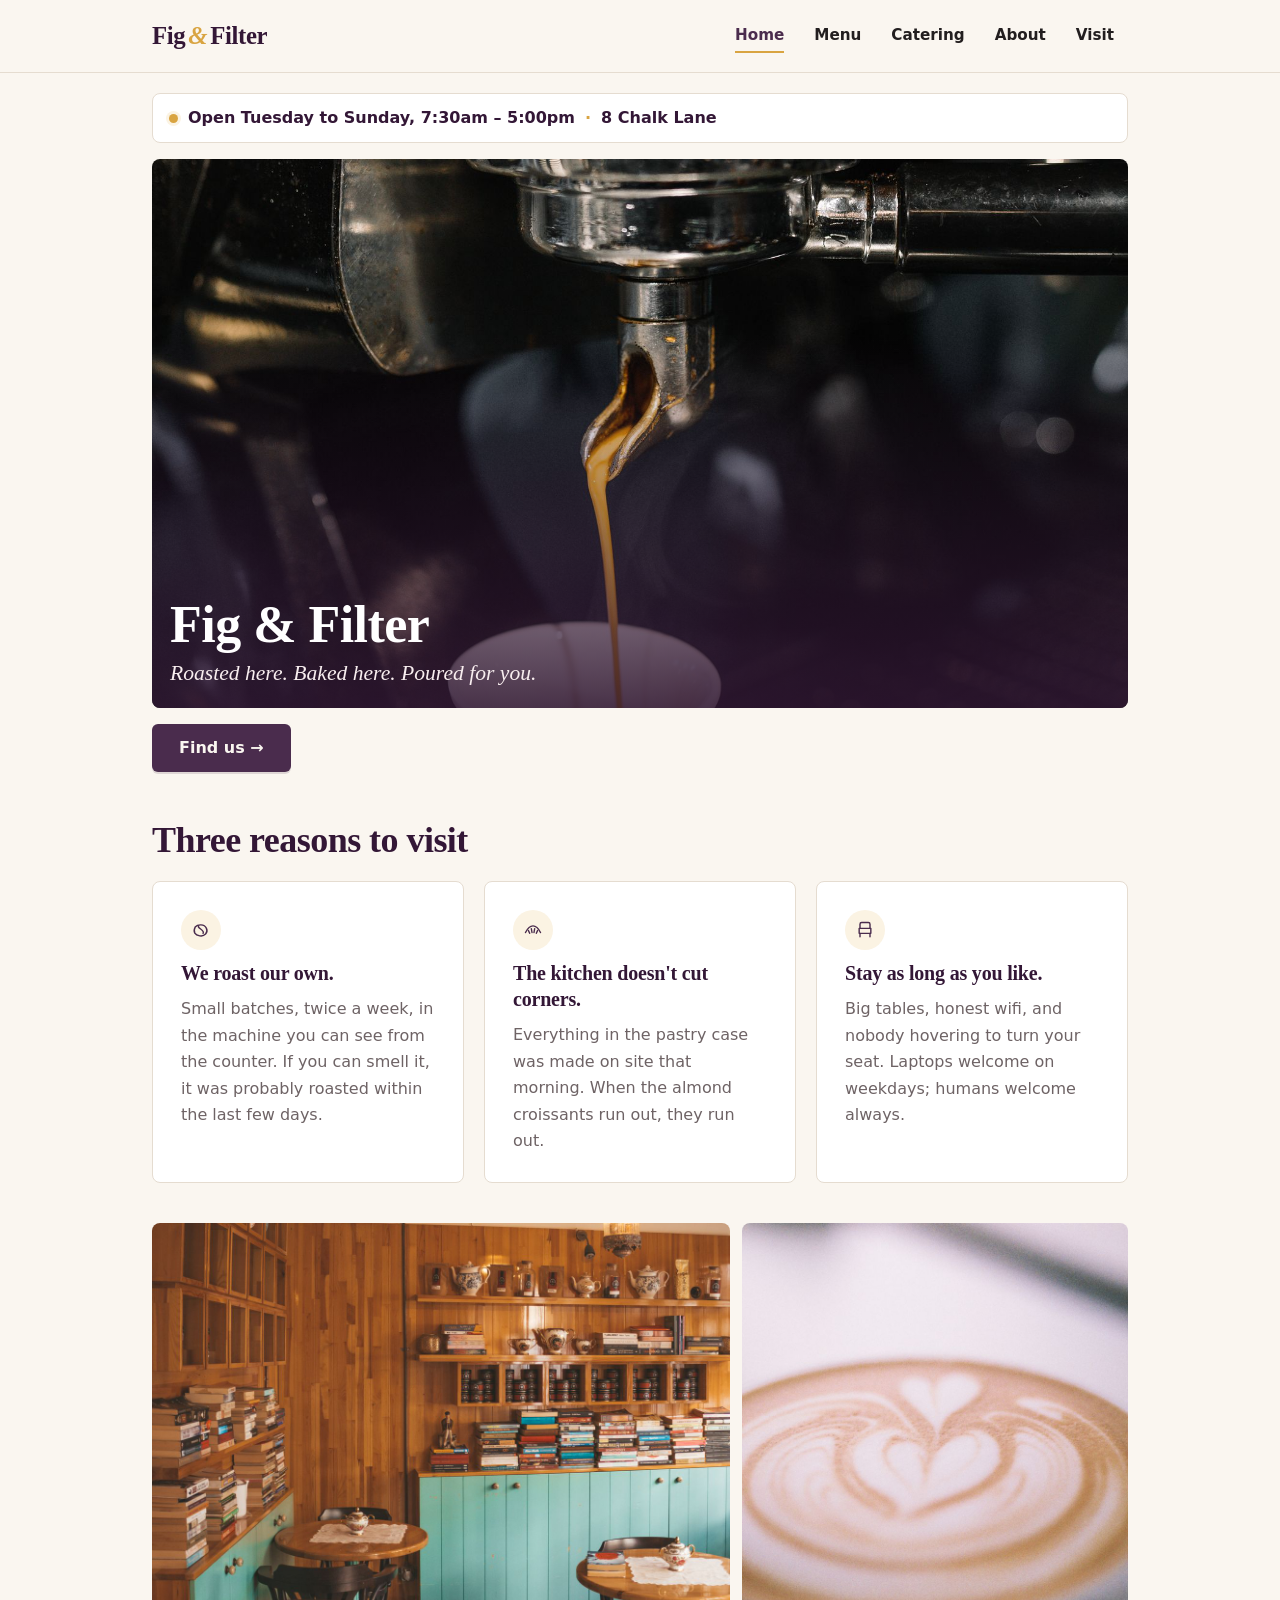
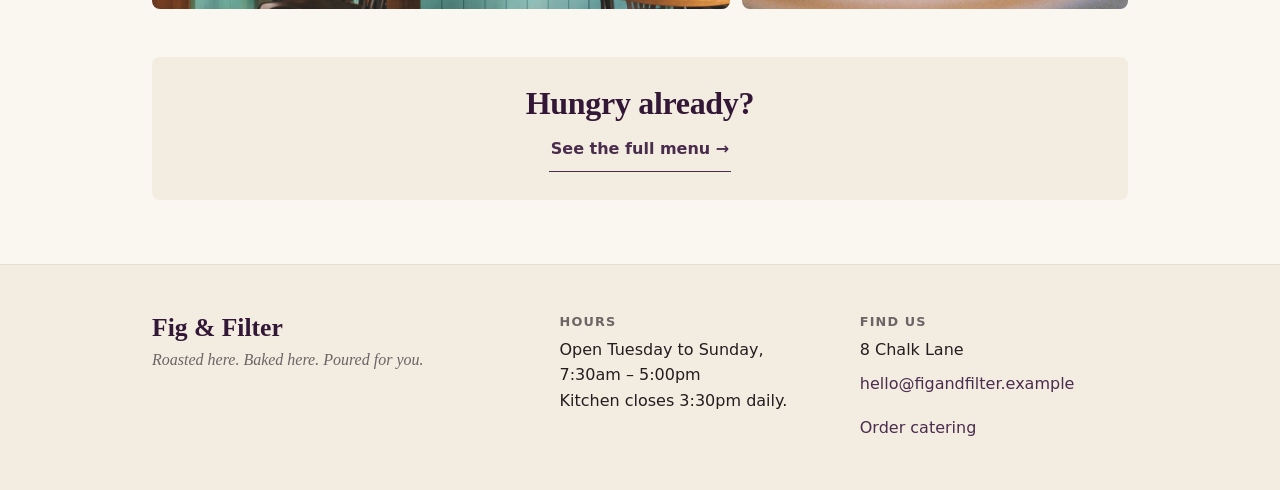
<file: index.html>
<!DOCTYPE html>
<html lang="en">
<head>
  <meta charset="utf-8">
  <meta name="viewport" content="width=device-width, initial-scale=1">
  <title>Fig &amp; Filter — Home</title>
  <meta name="description" content="Roasted here. Baked here. Poured for you.">
  <link rel="stylesheet" href="styles.css">
  <script src="nav.js" defer></script>
</head>
<body>
  <header class="site-header">
    <div class="container header-inner">
      <a class="brand" href="index.html">Fig <span class="amp">&amp;</span> Filter</a>
      <button class="nav-toggle" type="button" aria-expanded="false" aria-controls="site-nav" aria-label="Toggle navigation">
        <span class="nav-toggle__bar"></span>
        <span class="nav-toggle__bar"></span>
        <span class="nav-toggle__bar"></span>
      </button>
      <nav class="site-nav" id="site-nav" aria-label="Main navigation">
        <ul>
          <li><a href="index.html" aria-current="page">Home</a></li>
          <li><a href="menu.html">Menu</a></li>
          <li><a href="catering.html">Catering</a></li>
          <li><a href="about.html">About</a></li>
          <li><a href="visit.html">Visit</a></li>
        </ul>
      </nav>
    </div>
  </header>

  <main id="main">
    <div class="container">
      <section class="essentials" aria-label="Opening hours and address">
        <span class="status-dot" aria-hidden="true"></span>
        <span>Open Tuesday to Sunday, 7:30am – 5:00pm</span>
        <span class="dot" aria-hidden="true">·</span>
        <span>8 Chalk Lane</span>
      </section>

      <section class="hero" aria-labelledby="hero-title">
        <figure class="hero-media">
          <img src="images/hero-espresso-pour.jpg" alt="Espresso pouring from the portafilter into a white cup at the Fig &amp; Filter counter" width="1600" height="900" fetchpriority="high">
          <figcaption class="hero-copy">
            <h1 id="hero-title">Fig &amp; Filter</h1>
            <p>Roasted here. Baked here. Poured for you.</p>
          </figcaption>
        </figure>
        <div class="hero-actions">
          <a class="button button--primary" href="visit.html">Find us →</a>
        </div>
      </section>

      <section class="section" aria-labelledby="reasons-title">
        <h2 class="section-title" id="reasons-title">Three reasons to visit</h2>
        <div class="reason-grid">
          <article class="reason-card">
            <span class="reason-icon" aria-hidden="true">
              <svg width="20" height="20" viewBox="0 0 24 24" fill="none" stroke="currentColor" stroke-width="1.7" stroke-linecap="round">
                <path d="M5 8.5c3-3.5 11-4 13.5 1.5S16 20 10.5 19 2 14.5 5 8.5Z"/>
                <path d="M9 7c-2 3 8 5 5.5 9"/>
              </svg>
            </span>
            <h3>We roast our own.</h3>
            <p>Small batches, twice a week, in the machine you can see from the counter. If you can smell it, it was probably roasted within the last few days.</p>
          </article>

          <article class="reason-card">
            <span class="reason-icon" aria-hidden="true">
              <svg width="20" height="20" viewBox="0 0 24 24" fill="none" stroke="currentColor" stroke-width="1.7" stroke-linecap="round" stroke-linejoin="round">
                <path d="M3 15c2.5-5 6.5-8 9-8s6.5 3 9 8"/>
                <path d="M6.5 12.5 8 16"/>
                <path d="M10 10.5 10.8 15"/>
                <path d="M14 10.5 13.2 15"/>
                <path d="M17.5 12.5 16 16"/>
              </svg>
            </span>
            <h3>The kitchen doesn't cut corners.</h3>
            <p>Everything in the pastry case was made on site that morning. When the almond croissants run out, they run out.</p>
          </article>

          <article class="reason-card">
            <span class="reason-icon" aria-hidden="true">
              <svg width="20" height="20" viewBox="0 0 24 24" fill="none" stroke="currentColor" stroke-width="1.7" stroke-linecap="round" stroke-linejoin="round">
                <path d="M6 10V5a2 2 0 0 1 2-2h8a2 2 0 0 1 2 2v5"/>
                <path d="M5 10h14v6H5z"/>
                <path d="M6 16v4"/>
                <path d="M18 16v4"/>
              </svg>
            </span>
            <h3>Stay as long as you like.</h3>
            <p>Big tables, honest wifi, and nobody hovering to turn your seat. Laptops welcome on weekdays; humans welcome always.</p>
          </article>
        </div>
      </section>

      <div class="photo-strip">
        <figure>
          <img src="images/interior-seating.jpg" alt="Wooden tables inside the café, surrounded by shelves of books and tea tins" width="1200" height="800">
        </figure>
        <figure>
          <img src="images/latte-art.jpg" alt="Close-up of heart-shaped latte art in a Fig &amp; Filter cup" width="800" height="800">
        </figure>
      </div>

      <section class="teaser" aria-labelledby="teaser-title">
        <h2 id="teaser-title">Hungry already?</h2>
        <a class="text-link" href="menu.html">See the full menu →</a>
      </section>
    </div>
  </main>

  <footer class="site-footer">
    <div class="container">
      <div class="footer-grid">
        <div class="footer-brand">
          <p class="footer-logo">Fig <span class="amp">&amp;</span> Filter</p>
          <p class="footer-tagline">Roasted here. Baked here. Poured for you.</p>
        </div>
        <div class="footer-col">
          <h2>Hours</h2>
          <p>Open Tuesday to Sunday, 7:30am – 5:00pm</p>
          <p>Kitchen closes 3:30pm daily.</p>
        </div>
        <div class="footer-col">
          <h2>Find us</h2>
          <p>8 Chalk Lane</p>
          <ul class="footer-links">
            <li><a href="mailto:hello@figandfilter.example">hello@figandfilter.example</a></li>
            <li><a href="catering.html">Order catering</a></li>
          </ul>
        </div>
      </div>
    </div>
  </footer>
</body>
</html>
</file>
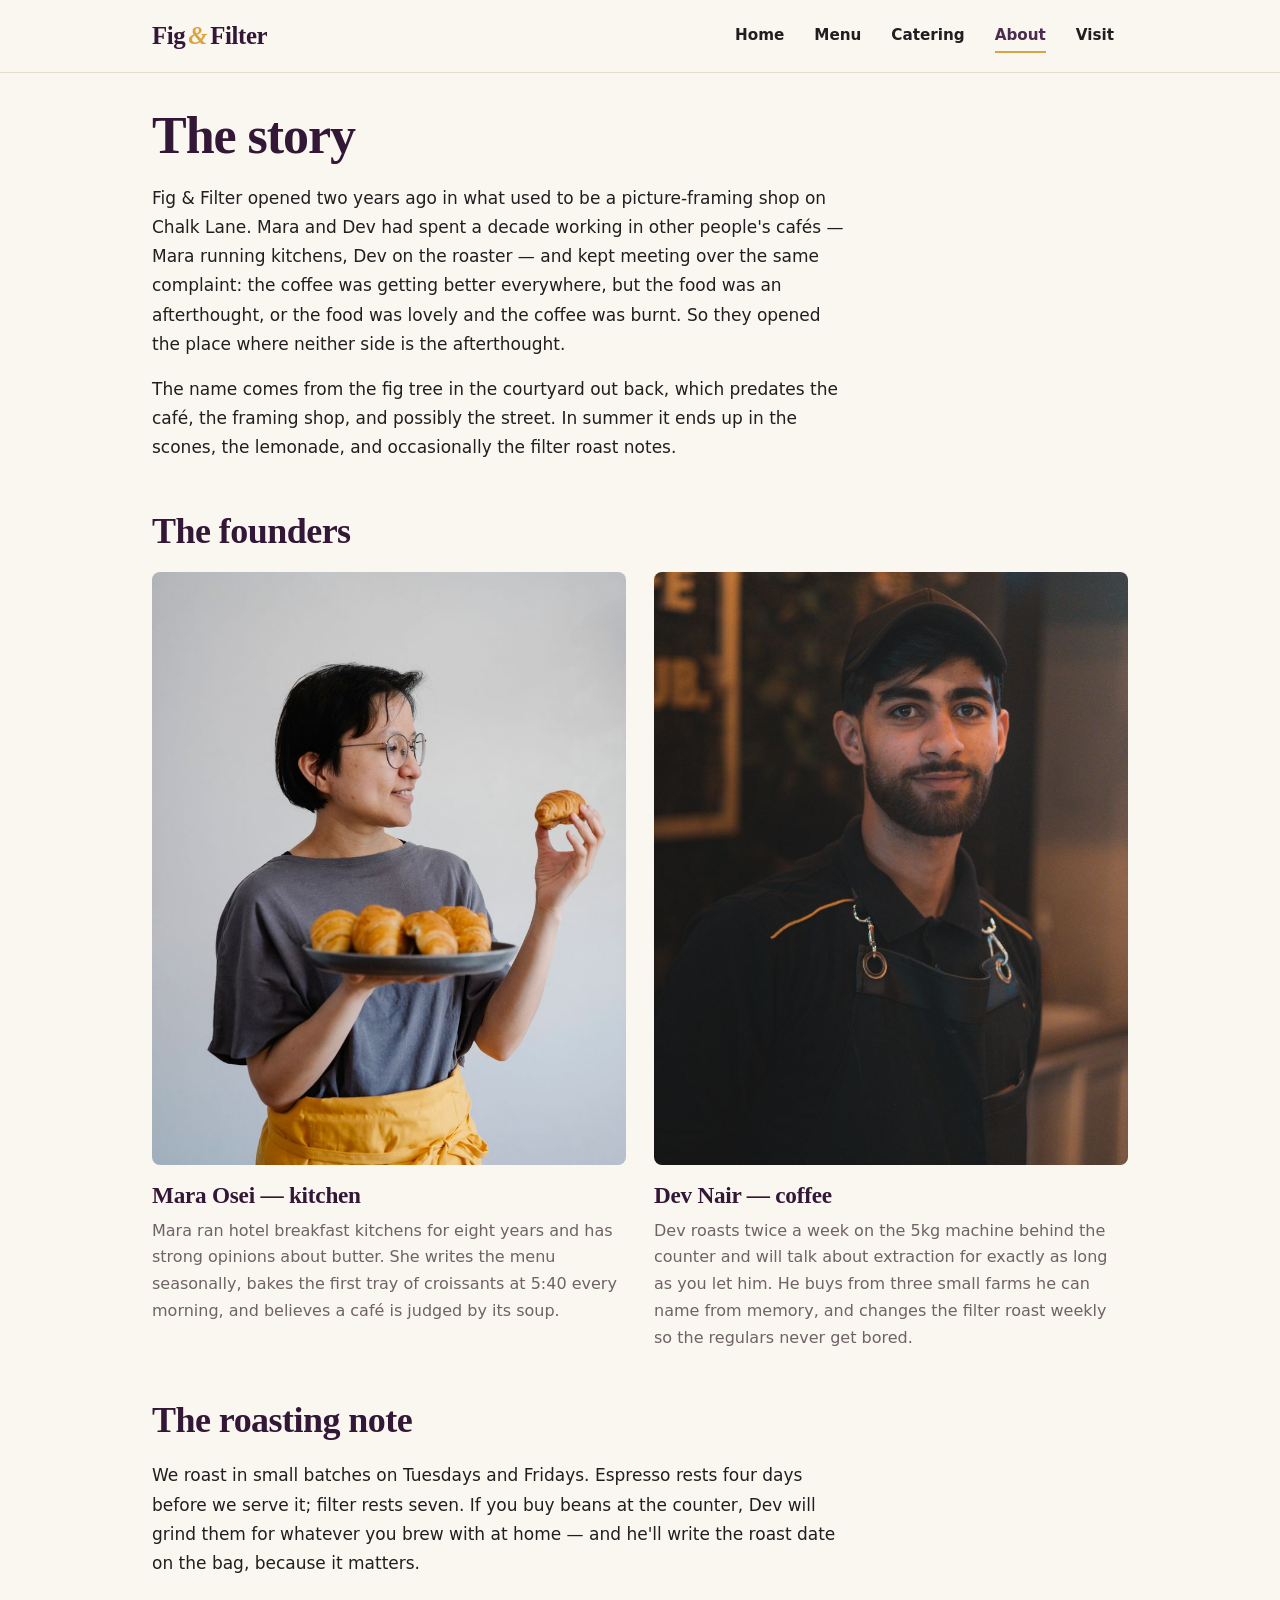
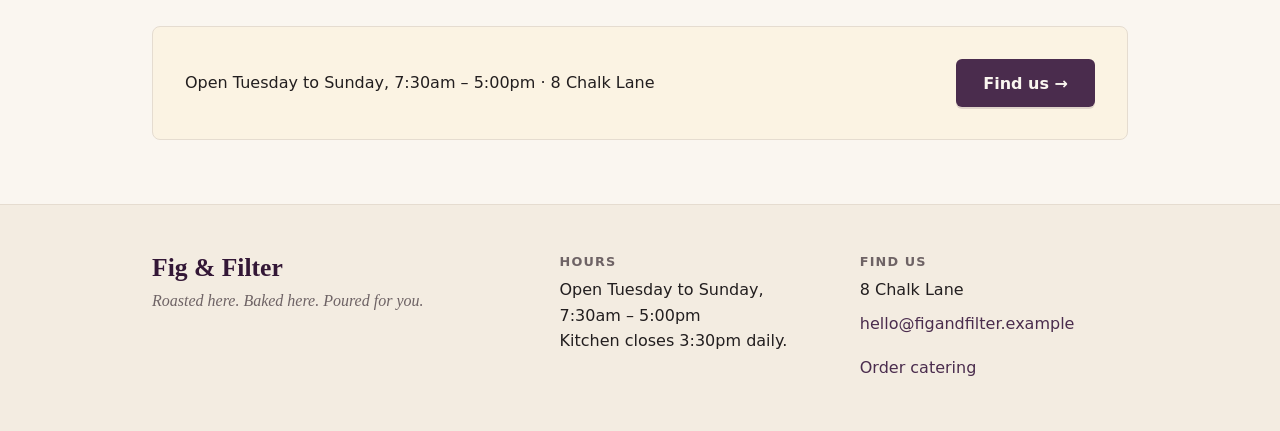
<file: about.html>
<!DOCTYPE html>
<html lang="en">
<head>
  <meta charset="utf-8">
  <meta name="viewport" content="width=device-width, initial-scale=1">
  <title>Fig &amp; Filter — About</title>
  <meta name="description" content="Fig &amp; Filter opened two years ago in what used to be a picture-framing shop on Chalk Lane.">
  <link rel="stylesheet" href="styles.css">
  <script src="nav.js" defer></script>
</head>
<body>
  <header class="site-header">
    <div class="container header-inner">
      <a class="brand" href="index.html">Fig <span class="amp">&amp;</span> Filter</a>
      <button class="nav-toggle" type="button" aria-expanded="false" aria-controls="site-nav" aria-label="Toggle navigation">
        <span class="nav-toggle__bar"></span>
        <span class="nav-toggle__bar"></span>
        <span class="nav-toggle__bar"></span>
      </button>
      <nav class="site-nav" id="site-nav" aria-label="Main navigation">
        <ul>
          <li><a href="index.html">Home</a></li>
          <li><a href="menu.html">Menu</a></li>
          <li><a href="catering.html">Catering</a></li>
          <li><a href="about.html" aria-current="page">About</a></li>
          <li><a href="visit.html">Visit</a></li>
        </ul>
      </nav>
    </div>
  </header>

  <main id="main">
    <div class="container">
      <header class="page-head">
        <h1>The story</h1>
        <div class="prose">
          <p>Fig &amp; Filter opened two years ago in what used to be a picture-framing shop on Chalk Lane. Mara and Dev had spent a decade working in other people's cafés — Mara running kitchens, Dev on the roaster — and kept meeting over the same complaint: the coffee was getting better everywhere, but the food was an afterthought, or the food was lovely and the coffee was burnt. So they opened the place where neither side is the afterthought.</p>
          <p>The name comes from the fig tree in the courtyard out back, which predates the café, the framing shop, and possibly the street. In summer it ends up in the scones, the lemonade, and occasionally the filter roast notes.</p>
        </div>
      </header>

      <section class="section" aria-labelledby="founders-title">
        <h2 class="section-title" id="founders-title">The founders</h2>
        <div class="founder-grid">
          <article class="founder">
            <figure>
              <img src="images/founder-mara.jpg" alt="Mara Osei holding a plate of freshly baked croissants" width="800" height="1000">
            </figure>
            <h3>Mara Osei — kitchen</h3>
            <p>Mara ran hotel breakfast kitchens for eight years and has strong opinions about butter. She writes the menu seasonally, bakes the first tray of croissants at 5:40 every morning, and believes a café is judged by its soup.</p>
          </article>

          <article class="founder">
            <figure>
              <img src="images/founder-dev.jpg" alt="Dev Nair in his cap and apron behind the counter" width="800" height="1000">
            </figure>
            <h3>Dev Nair — coffee</h3>
            <p>Dev roasts twice a week on the 5kg machine behind the counter and will talk about extraction for exactly as long as you let him. He buys from three small farms he can name from memory, and changes the filter roast weekly so the regulars never get bored.</p>
          </article>
        </div>
      </section>

      <section class="section" aria-labelledby="roasting-title">
        <h2 class="section-title" id="roasting-title">The roasting note</h2>
        <div class="prose">
          <p>We roast in small batches on Tuesdays and Fridays. Espresso rests four days before we serve it; filter rests seven. If you buy beans at the counter, Dev will grind them for whatever you brew with at home — and he'll write the roast date on the bag, because it matters.</p>
        </div>
      </section>

      <section class="cta-panel" aria-label="Visit Fig &amp; Filter">
        <p>Open Tuesday to Sunday, 7:30am – 5:00pm · 8 Chalk Lane</p>
        <a class="button button--primary" href="visit.html">Find us →</a>
      </section>
    </div>
  </main>

  <footer class="site-footer">
    <div class="container">
      <div class="footer-grid">
        <div class="footer-brand">
          <p class="footer-logo">Fig <span class="amp">&amp;</span> Filter</p>
          <p class="footer-tagline">Roasted here. Baked here. Poured for you.</p>
        </div>
        <div class="footer-col">
          <h2>Hours</h2>
          <p>Open Tuesday to Sunday, 7:30am – 5:00pm</p>
          <p>Kitchen closes 3:30pm daily.</p>
        </div>
        <div class="footer-col">
          <h2>Find us</h2>
          <p>8 Chalk Lane</p>
          <ul class="footer-links">
            <li><a href="mailto:hello@figandfilter.example">hello@figandfilter.example</a></li>
            <li><a href="catering.html">Order catering</a></li>
          </ul>
        </div>
      </div>
    </div>
  </footer>
</body>
</html>
</file>
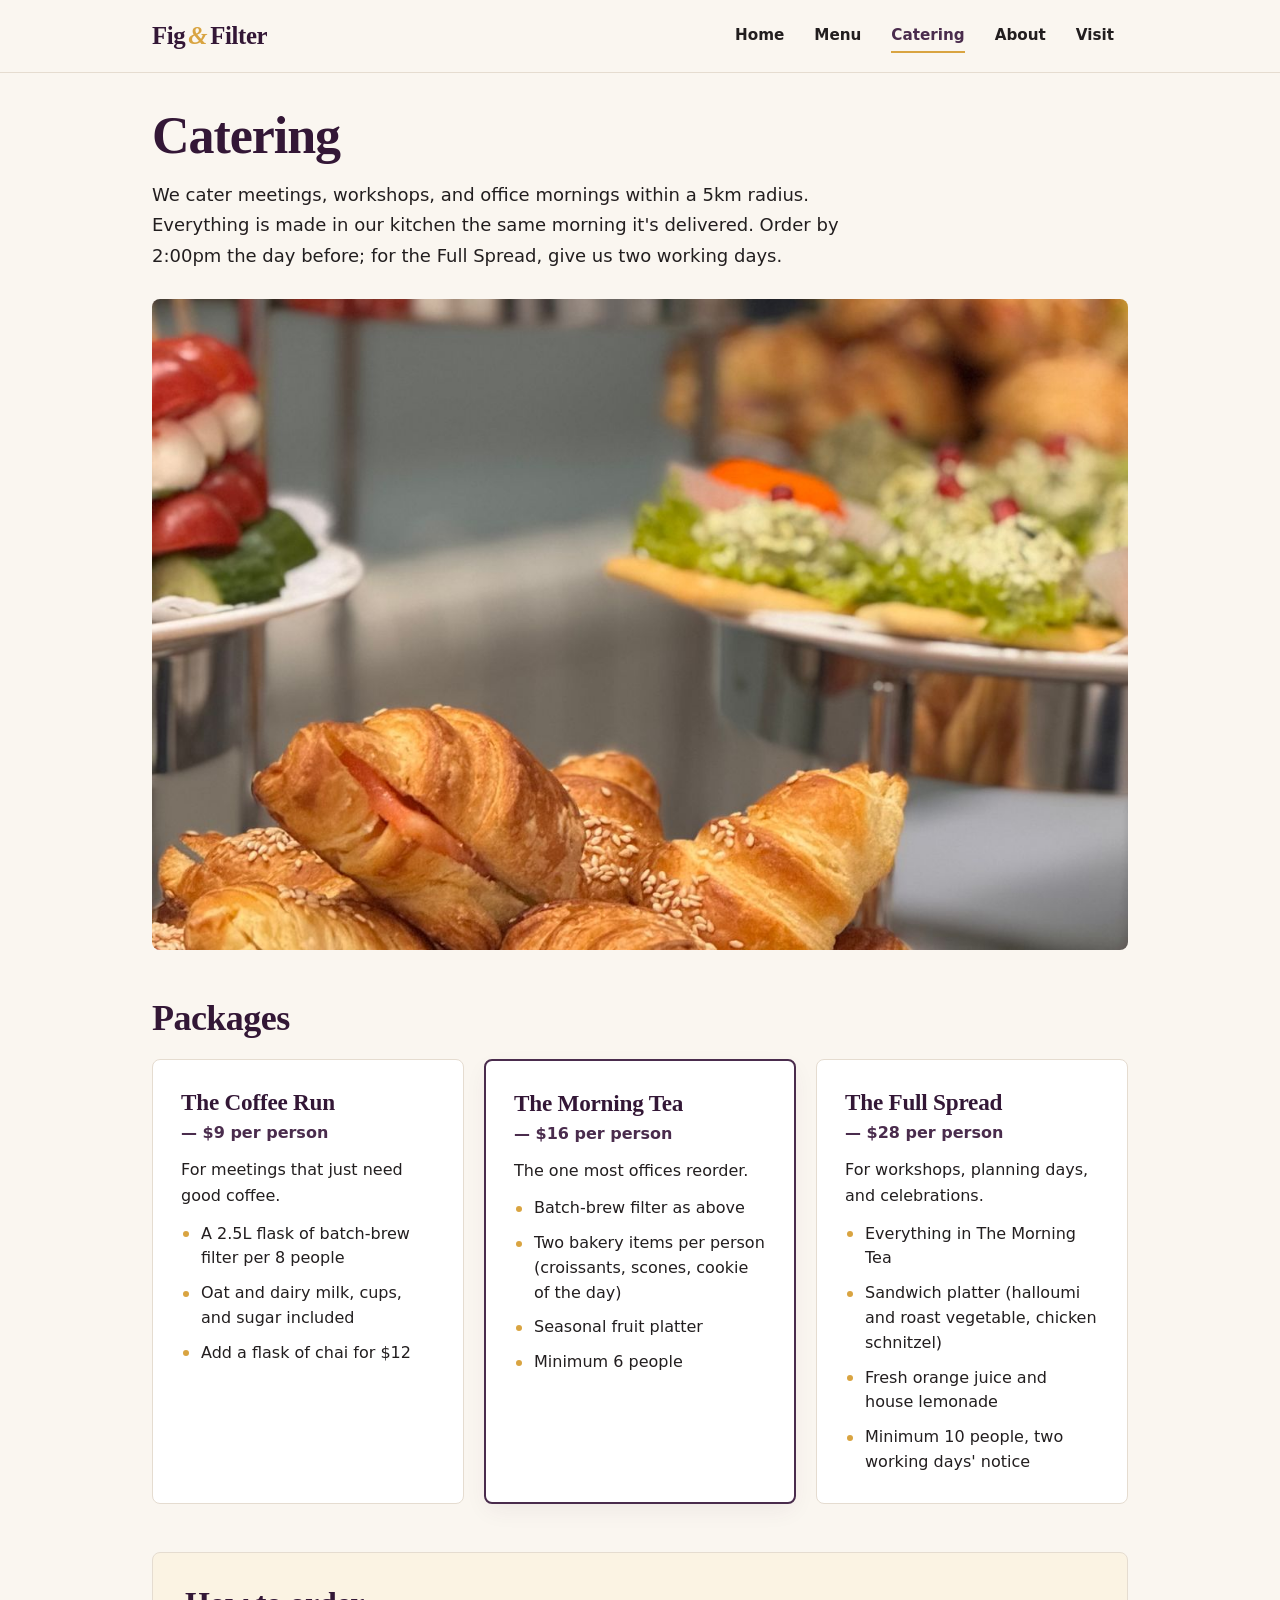
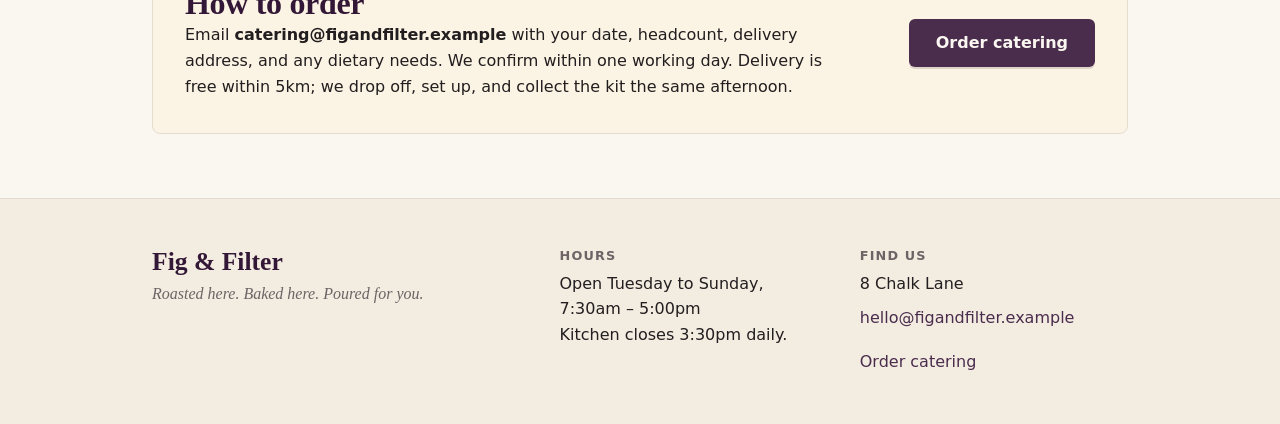
<file: catering.html>
<!DOCTYPE html>
<html lang="en">
<head>
  <meta charset="utf-8">
  <meta name="viewport" content="width=device-width, initial-scale=1">
  <title>Fig &amp; Filter — Catering</title>
  <meta name="description" content="We cater meetings, workshops, and office mornings within a 5km radius.">
  <link rel="stylesheet" href="styles.css">
  <script src="nav.js" defer></script>
</head>
<body>
  <header class="site-header">
    <div class="container header-inner">
      <a class="brand" href="index.html">Fig <span class="amp">&amp;</span> Filter</a>
      <button class="nav-toggle" type="button" aria-expanded="false" aria-controls="site-nav" aria-label="Toggle navigation">
        <span class="nav-toggle__bar"></span>
        <span class="nav-toggle__bar"></span>
        <span class="nav-toggle__bar"></span>
      </button>
      <nav class="site-nav" id="site-nav" aria-label="Main navigation">
        <ul>
          <li><a href="index.html">Home</a></li>
          <li><a href="menu.html">Menu</a></li>
          <li><a href="catering.html" aria-current="page">Catering</a></li>
          <li><a href="about.html">About</a></li>
          <li><a href="visit.html">Visit</a></li>
        </ul>
      </nav>
    </div>
  </header>

  <main id="main">
    <div class="container">
      <header class="page-head">
        <h1>Catering</h1>
        <p class="lede">We cater meetings, workshops, and office mornings within a 5km radius. Everything is made in our kitchen the same morning it's delivered. Order by 2:00pm the day before; for the Full Spread, give us two working days.</p>
      </header>

      <figure class="page-media">
        <img src="images/catering-spread.jpg" alt="A catering spread of filled croissants and canapés on serving stands" width="1200" height="800" fetchpriority="high">
      </figure>

      <section class="section" aria-labelledby="packages-title">
        <h2 class="section-title" id="packages-title">Packages</h2>
        <div class="package-grid">
          <article class="package">
            <h3>The Coffee Run <span class="package-price">— $9 per person</span></h3>
            <p>For meetings that just need good coffee.</p>
            <ul>
              <li>A 2.5L flask of batch-brew filter per 8 people</li>
              <li>Oat and dairy milk, cups, and sugar included</li>
              <li>Add a flask of chai for $12</li>
            </ul>
          </article>

          <article class="package package--featured">
            <h3>The Morning Tea <span class="package-price">— $16 per person</span></h3>
            <p>The one most offices reorder.</p>
            <ul>
              <li>Batch-brew filter as above</li>
              <li>Two bakery items per person (croissants, scones, cookie of the day)</li>
              <li>Seasonal fruit platter</li>
              <li>Minimum 6 people</li>
            </ul>
          </article>

          <article class="package">
            <h3>The Full Spread <span class="package-price">— $28 per person</span></h3>
            <p>For workshops, planning days, and celebrations.</p>
            <ul>
              <li>Everything in The Morning Tea</li>
              <li>Sandwich platter (halloumi and roast vegetable, chicken schnitzel)</li>
              <li>Fresh orange juice and house lemonade</li>
              <li>Minimum 10 people, two working days' notice</li>
            </ul>
          </article>
        </div>
      </section>

      <section class="cta-panel" aria-labelledby="order-title">
        <div>
          <h2 id="order-title">How to order</h2>
          <p>Email <strong>catering@figandfilter.example</strong> with your date, headcount, delivery address, and any dietary needs. We confirm within one working day. Delivery is free within 5km; we drop off, set up, and collect the kit the same afternoon.</p>
        </div>
        <a class="button button--primary" href="mailto:catering@figandfilter.example">Order catering</a>
      </section>
    </div>
  </main>

  <footer class="site-footer">
    <div class="container">
      <div class="footer-grid">
        <div class="footer-brand">
          <p class="footer-logo">Fig <span class="amp">&amp;</span> Filter</p>
          <p class="footer-tagline">Roasted here. Baked here. Poured for you.</p>
        </div>
        <div class="footer-col">
          <h2>Hours</h2>
          <p>Open Tuesday to Sunday, 7:30am – 5:00pm</p>
          <p>Kitchen closes 3:30pm daily.</p>
        </div>
        <div class="footer-col">
          <h2>Find us</h2>
          <p>8 Chalk Lane</p>
          <ul class="footer-links">
            <li><a href="mailto:hello@figandfilter.example">hello@figandfilter.example</a></li>
            <li><a href="catering.html">Order catering</a></li>
          </ul>
        </div>
      </div>
    </div>
  </footer>
</body>
</html>
</file>
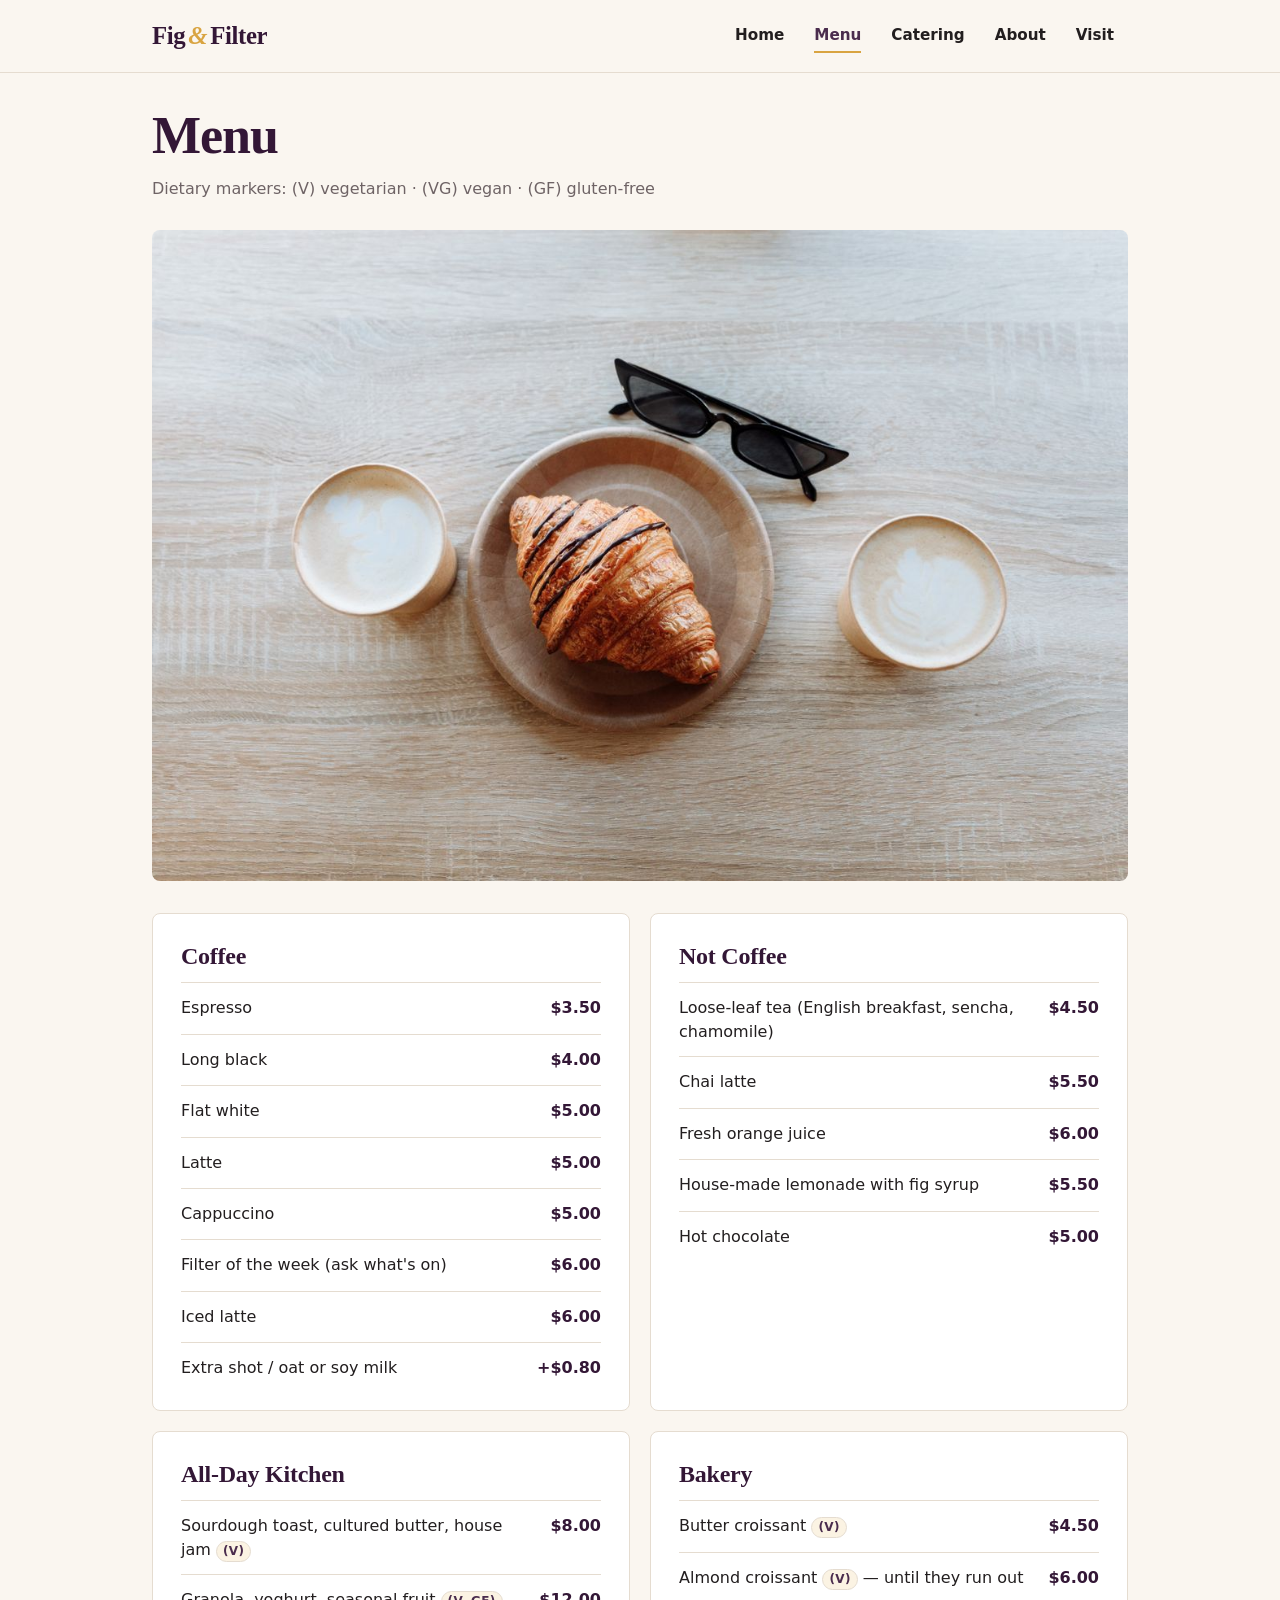
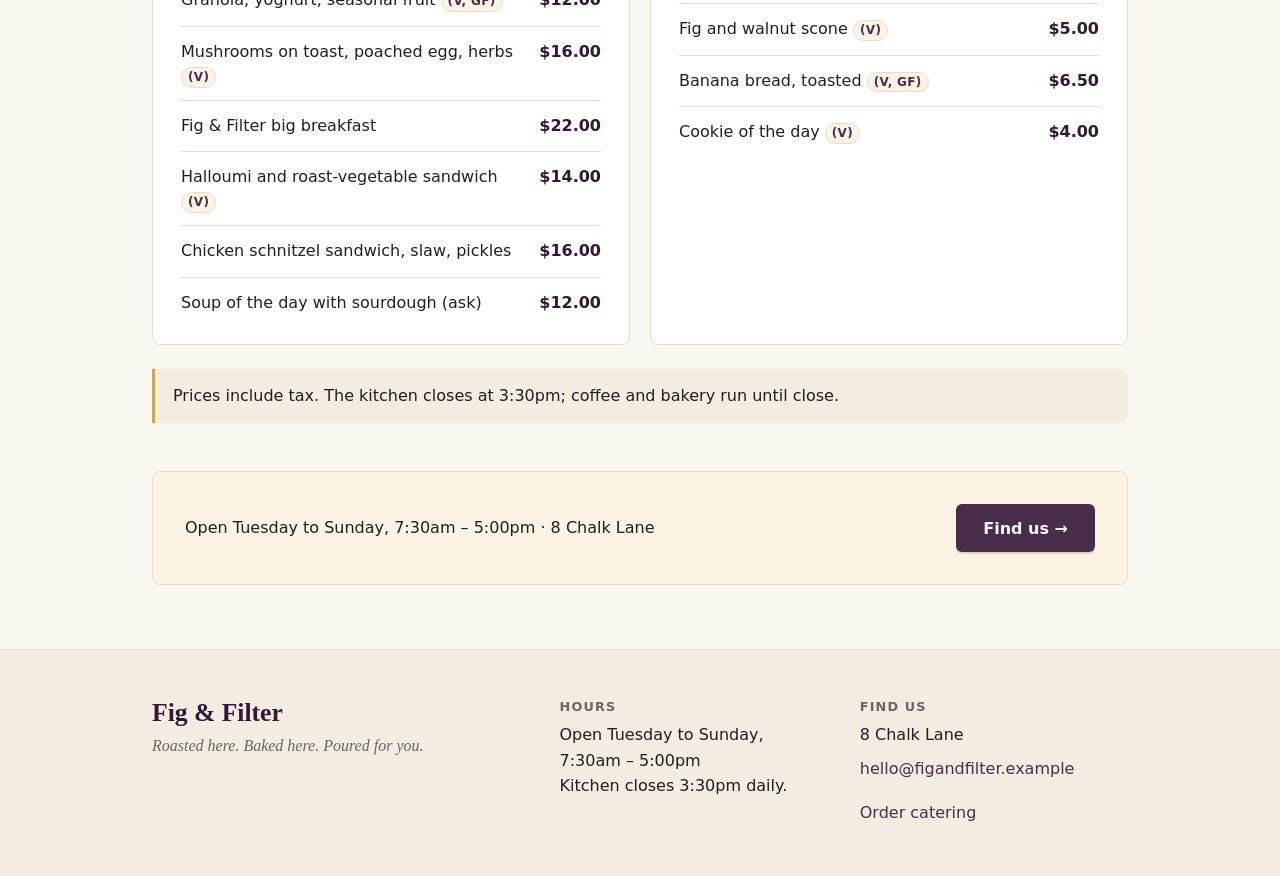
<file: menu.html>
<!DOCTYPE html>
<html lang="en">
<head>
  <meta charset="utf-8">
  <meta name="viewport" content="width=device-width, initial-scale=1">
  <title>Fig &amp; Filter — Menu</title>
  <meta name="description" content="Open Tuesday to Sunday, 7:30am – 5:00pm. 8 Chalk Lane.">
  <link rel="stylesheet" href="styles.css">
  <script src="nav.js" defer></script>
</head>
<body>
  <header class="site-header">
    <div class="container header-inner">
      <a class="brand" href="index.html">Fig <span class="amp">&amp;</span> Filter</a>
      <button class="nav-toggle" type="button" aria-expanded="false" aria-controls="site-nav" aria-label="Toggle navigation">
        <span class="nav-toggle__bar"></span>
        <span class="nav-toggle__bar"></span>
        <span class="nav-toggle__bar"></span>
      </button>
      <nav class="site-nav" id="site-nav" aria-label="Main navigation">
        <ul>
          <li><a href="index.html">Home</a></li>
          <li><a href="menu.html" aria-current="page">Menu</a></li>
          <li><a href="catering.html">Catering</a></li>
          <li><a href="about.html">About</a></li>
          <li><a href="visit.html">Visit</a></li>
        </ul>
      </nav>
    </div>
  </header>

  <main id="main">
    <div class="container">
      <header class="page-head">
        <h1>Menu</h1>
        <p class="dietary-key">Dietary markers: (V) vegetarian · (VG) vegan · (GF) gluten-free</p>
      </header>

      <figure class="page-media">
        <img src="images/menu-flatlay.jpg" alt="A croissant and two lattes on a wooden table, seen from above" width="1200" height="800" fetchpriority="high">
      </figure>

      <div class="menu-grid">
        <section class="menu-section" aria-labelledby="coffee-title">
          <h2 id="coffee-title">Coffee</h2>
          <ul class="menu-list">
            <li class="menu-item">
              <span class="menu-item__name">Espresso</span>
              <span class="menu-price">$3.50</span>
            </li>
            <li class="menu-item">
              <span class="menu-item__name">Long black</span>
              <span class="menu-price">$4.00</span>
            </li>
            <li class="menu-item">
              <span class="menu-item__name">Flat white</span>
              <span class="menu-price">$5.00</span>
            </li>
            <li class="menu-item">
              <span class="menu-item__name">Latte</span>
              <span class="menu-price">$5.00</span>
            </li>
            <li class="menu-item">
              <span class="menu-item__name">Cappuccino</span>
              <span class="menu-price">$5.00</span>
            </li>
            <li class="menu-item">
              <span class="menu-item__name">Filter of the week (ask what's on)</span>
              <span class="menu-price">$6.00</span>
            </li>
            <li class="menu-item">
              <span class="menu-item__name">Iced latte</span>
              <span class="menu-price">$6.00</span>
            </li>
            <li class="menu-item">
              <span class="menu-item__name">Extra shot / oat or soy milk</span>
              <span class="menu-price">+$0.80</span>
            </li>
          </ul>
        </section>

        <section class="menu-section" aria-labelledby="not-coffee-title">
          <h2 id="not-coffee-title">Not Coffee</h2>
          <ul class="menu-list">
            <li class="menu-item">
              <span class="menu-item__name">Loose-leaf tea (English breakfast, sencha, chamomile)</span>
              <span class="menu-price">$4.50</span>
            </li>
            <li class="menu-item">
              <span class="menu-item__name">Chai latte</span>
              <span class="menu-price">$5.50</span>
            </li>
            <li class="menu-item">
              <span class="menu-item__name">Fresh orange juice</span>
              <span class="menu-price">$6.00</span>
            </li>
            <li class="menu-item">
              <span class="menu-item__name">House-made lemonade with fig syrup</span>
              <span class="menu-price">$5.50</span>
            </li>
            <li class="menu-item">
              <span class="menu-item__name">Hot chocolate</span>
              <span class="menu-price">$5.00</span>
            </li>
          </ul>
        </section>

        <section class="menu-section" aria-labelledby="kitchen-title">
          <h2 id="kitchen-title">All-Day Kitchen</h2>
          <ul class="menu-list">
            <li class="menu-item">
              <span class="menu-item__name">Sourdough toast, cultured butter, house jam <span class="tag">(V)</span></span>
              <span class="menu-price">$8.00</span>
            </li>
            <li class="menu-item">
              <span class="menu-item__name">Granola, yoghurt, seasonal fruit <span class="tag">(V, GF)</span></span>
              <span class="menu-price">$12.00</span>
            </li>
            <li class="menu-item">
              <span class="menu-item__name">Mushrooms on toast, poached egg, herbs <span class="tag">(V)</span></span>
              <span class="menu-price">$16.00</span>
            </li>
            <li class="menu-item">
              <span class="menu-item__name">Fig &amp; Filter big breakfast</span>
              <span class="menu-price">$22.00</span>
            </li>
            <li class="menu-item">
              <span class="menu-item__name">Halloumi and roast-vegetable sandwich <span class="tag">(V)</span></span>
              <span class="menu-price">$14.00</span>
            </li>
            <li class="menu-item">
              <span class="menu-item__name">Chicken schnitzel sandwich, slaw, pickles</span>
              <span class="menu-price">$16.00</span>
            </li>
            <li class="menu-item">
              <span class="menu-item__name">Soup of the day with sourdough (ask)</span>
              <span class="menu-price">$12.00</span>
            </li>
          </ul>
        </section>

        <section class="menu-section" aria-labelledby="bakery-title">
          <h2 id="bakery-title">Bakery</h2>
          <ul class="menu-list">
            <li class="menu-item">
              <span class="menu-item__name">Butter croissant <span class="tag">(V)</span></span>
              <span class="menu-price">$4.50</span>
            </li>
            <li class="menu-item">
              <span class="menu-item__name">Almond croissant <span class="tag">(V)</span> — until they run out</span>
              <span class="menu-price">$6.00</span>
            </li>
            <li class="menu-item">
              <span class="menu-item__name">Fig and walnut scone <span class="tag">(V)</span></span>
              <span class="menu-price">$5.00</span>
            </li>
            <li class="menu-item">
              <span class="menu-item__name">Banana bread, toasted <span class="tag">(V, GF)</span></span>
              <span class="menu-price">$6.50</span>
            </li>
            <li class="menu-item">
              <span class="menu-item__name">Cookie of the day <span class="tag">(V)</span></span>
              <span class="menu-price">$4.00</span>
            </li>
          </ul>
        </section>
      </div>

      <p class="footnote">Prices include tax. The kitchen closes at 3:30pm; coffee and bakery run until close.</p>

      <section class="cta-panel" aria-label="Visit Fig &amp; Filter">
        <p>Open Tuesday to Sunday, 7:30am – 5:00pm · 8 Chalk Lane</p>
        <a class="button button--primary" href="visit.html">Find us →</a>
      </section>
    </div>
  </main>

  <footer class="site-footer">
    <div class="container">
      <div class="footer-grid">
        <div class="footer-brand">
          <p class="footer-logo">Fig <span class="amp">&amp;</span> Filter</p>
          <p class="footer-tagline">Roasted here. Baked here. Poured for you.</p>
        </div>
        <div class="footer-col">
          <h2>Hours</h2>
          <p>Open Tuesday to Sunday, 7:30am – 5:00pm</p>
          <p>Kitchen closes 3:30pm daily.</p>
        </div>
        <div class="footer-col">
          <h2>Find us</h2>
          <p>8 Chalk Lane</p>
          <ul class="footer-links">
            <li><a href="mailto:hello@figandfilter.example">hello@figandfilter.example</a></li>
            <li><a href="catering.html">Order catering</a></li>
          </ul>
        </div>
      </div>
    </div>
  </footer>
</body>
</html>
</file>
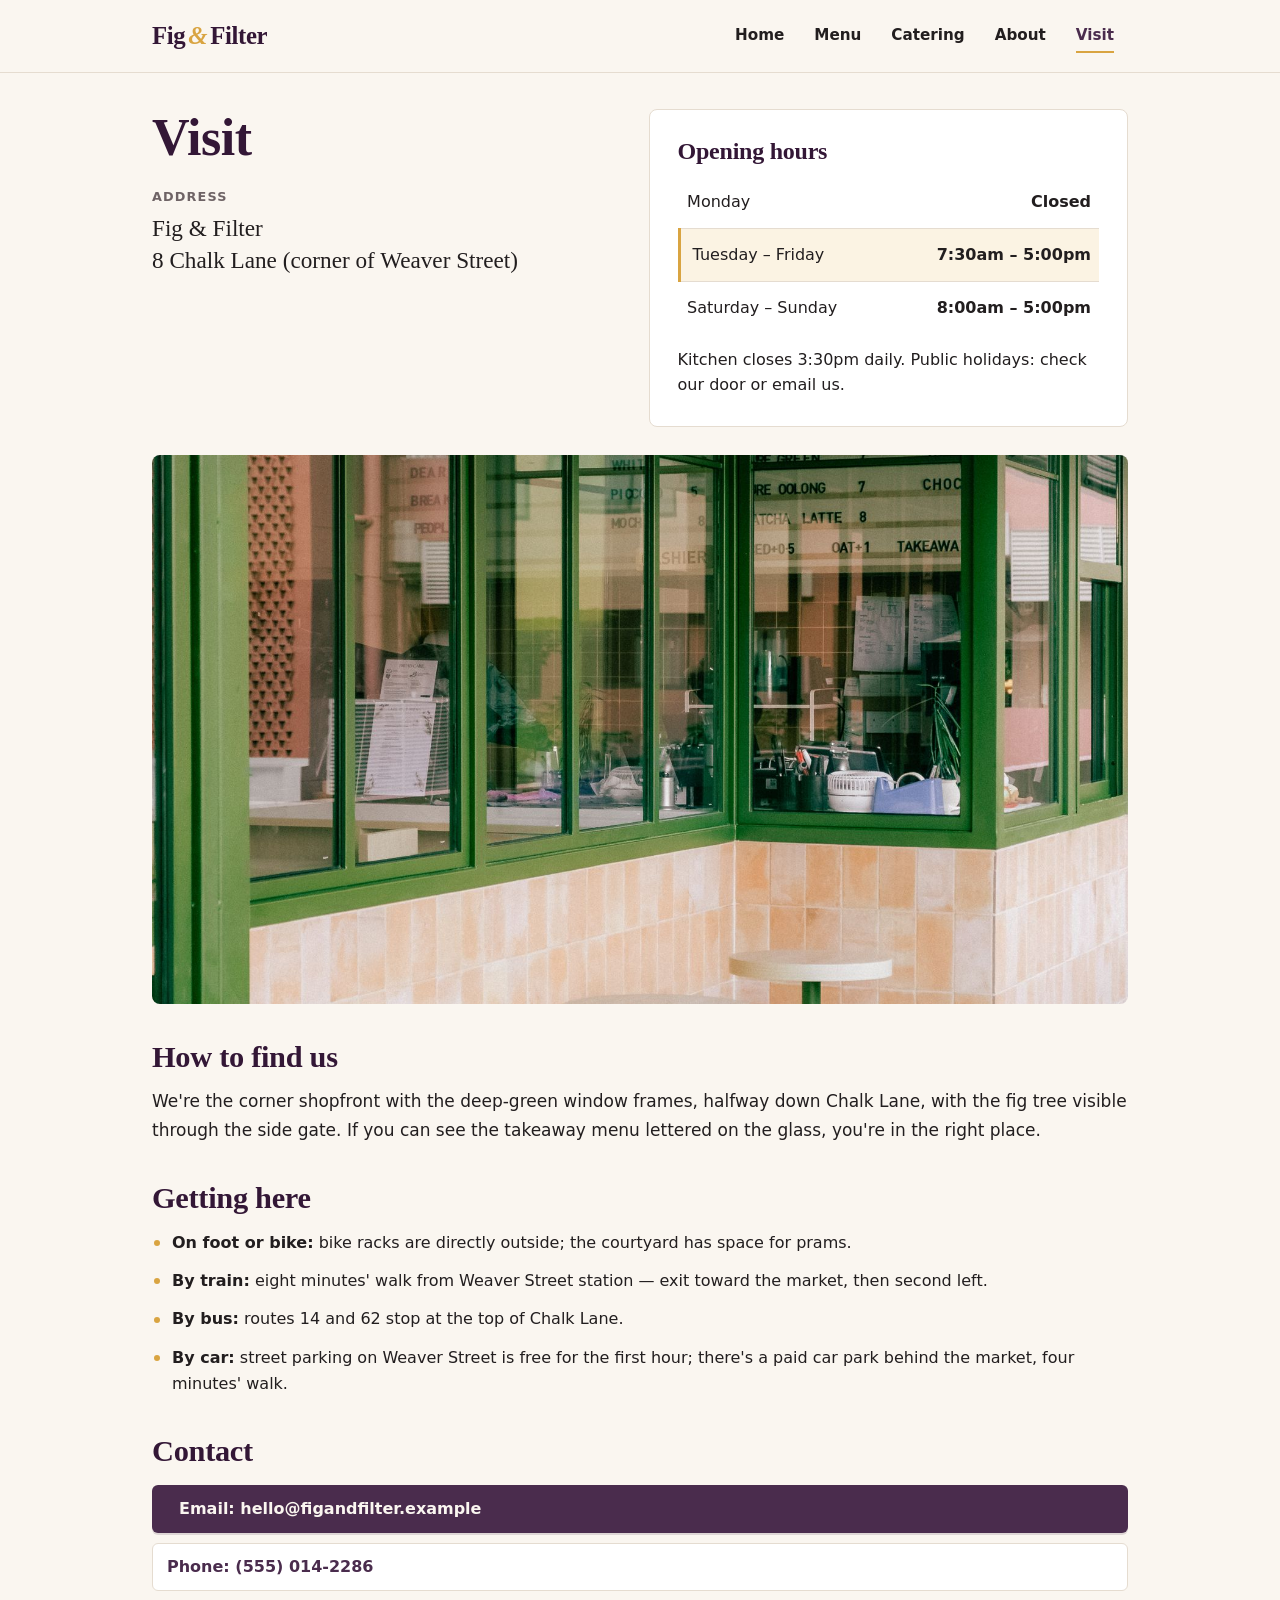
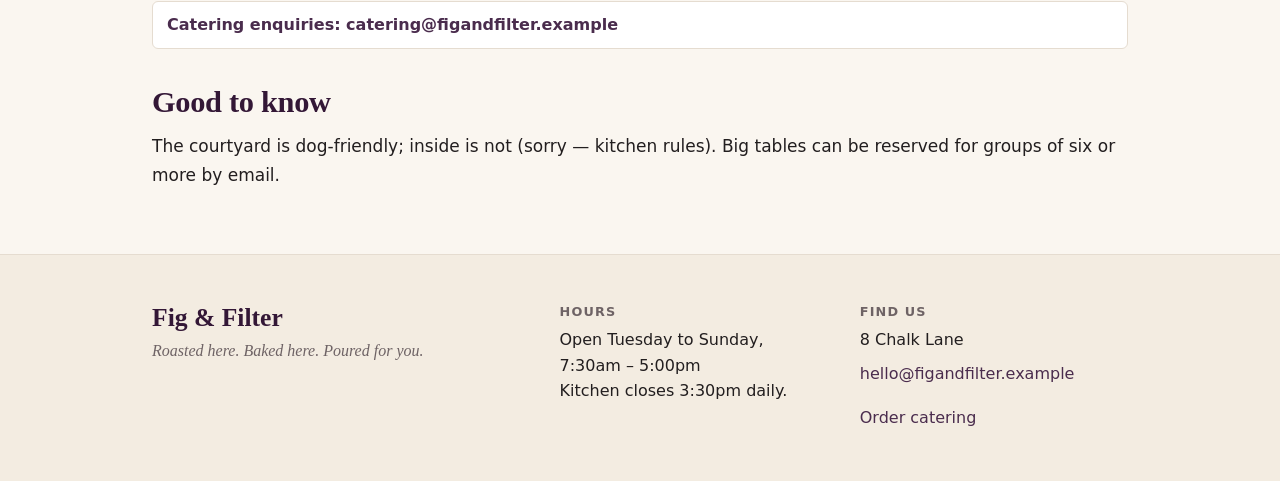
<file: visit.html>
<!DOCTYPE html>
<html lang="en">
<head>
  <meta charset="utf-8">
  <meta name="viewport" content="width=device-width, initial-scale=1">
  <title>Fig &amp; Filter — Visit</title>
  <meta name="description" content="8 Chalk Lane, corner of Weaver Street. Open Tuesday to Sunday.">
  <link rel="stylesheet" href="styles.css">
  <script src="nav.js" defer></script>
</head>
<body>
  <header class="site-header">
    <div class="container header-inner">
      <a class="brand" href="index.html">Fig <span class="amp">&amp;</span> Filter</a>
      <button class="nav-toggle" type="button" aria-expanded="false" aria-controls="site-nav" aria-label="Toggle navigation">
        <span class="nav-toggle__bar"></span>
        <span class="nav-toggle__bar"></span>
        <span class="nav-toggle__bar"></span>
      </button>
      <nav class="site-nav" id="site-nav" aria-label="Main navigation">
        <ul>
          <li><a href="index.html">Home</a></li>
          <li><a href="menu.html">Menu</a></li>
          <li><a href="catering.html">Catering</a></li>
          <li><a href="about.html">About</a></li>
          <li><a href="visit.html" aria-current="page">Visit</a></li>
        </ul>
      </nav>
    </div>
  </header>

  <main id="main">
    <div class="container">
      <div class="visit-grid">
        <div class="visit-address">
          <h1>Visit</h1>
          <h2>Address</h2>
          <p>Fig &amp; Filter<br>8 Chalk Lane (corner of Weaver Street)</p>
        </div>

        <section class="hours-card" aria-labelledby="hours-title">
          <h2 id="hours-title">Opening hours</h2>
          <table class="hours-table">
            <tbody>
              <tr>
                <th scope="row">Monday</th>
                <td>Closed</td>
              </tr>
              <tr class="is-highlight">
                <th scope="row">Tuesday – Friday</th>
                <td>7:30am – 5:00pm</td>
              </tr>
              <tr>
                <th scope="row">Saturday – Sunday</th>
                <td>8:00am – 5:00pm</td>
              </tr>
            </tbody>
          </table>
          <p class="hours-note">Kitchen closes 3:30pm daily. Public holidays: check our door or email us.</p>
        </section>
      </div>

      <figure class="page-media page-media--wide">
        <img src="images/storefront.jpg" alt="The Fig &amp; Filter corner shopfront with deep-green window frames and a pavement table" width="1600" height="900" fetchpriority="high">
      </figure>

      <section class="visit-block" aria-labelledby="find-title">
        <h2 id="find-title">How to find us</h2>
        <p>We're the corner shopfront with the deep-green window frames, halfway down Chalk Lane, with the fig tree visible through the side gate. If you can see the takeaway menu lettered on the glass, you're in the right place.</p>
      </section>

      <section class="visit-block" aria-labelledby="getting-here-title">
        <h2 id="getting-here-title">Getting here</h2>
        <ul class="transit-list">
          <li><strong>On foot or bike:</strong> bike racks are directly outside; the courtyard has space for prams.</li>
          <li><strong>By train:</strong> eight minutes' walk from Weaver Street station — exit toward the market, then second left.</li>
          <li><strong>By bus:</strong> routes 14 and 62 stop at the top of Chalk Lane.</li>
          <li><strong>By car:</strong> street parking on Weaver Street is free for the first hour; there's a paid car park behind the market, four minutes' walk.</li>
        </ul>
      </section>

      <section class="visit-block" aria-labelledby="contact-title">
        <h2 id="contact-title">Contact</h2>
        <ul class="contact-list">
          <li><a class="button button--primary" href="mailto:hello@figandfilter.example">Email: hello@figandfilter.example</a></li>
          <li><a class="contact-link" href="tel:+15550142286">Phone: (555) 014-2286</a></li>
          <li><a class="contact-link" href="mailto:catering@figandfilter.example">Catering enquiries: catering@figandfilter.example</a></li>
        </ul>
      </section>

      <section class="visit-block" aria-labelledby="good-to-know-title">
        <h2 id="good-to-know-title">Good to know</h2>
        <p>The courtyard is dog-friendly; inside is not (sorry — kitchen rules). Big tables can be reserved for groups of six or more by email.</p>
      </section>
    </div>
  </main>

  <footer class="site-footer">
    <div class="container">
      <div class="footer-grid">
        <div class="footer-brand">
          <p class="footer-logo">Fig <span class="amp">&amp;</span> Filter</p>
          <p class="footer-tagline">Roasted here. Baked here. Poured for you.</p>
        </div>
        <div class="footer-col">
          <h2>Hours</h2>
          <p>Open Tuesday to Sunday, 7:30am – 5:00pm</p>
          <p>Kitchen closes 3:30pm daily.</p>
        </div>
        <div class="footer-col">
          <h2>Find us</h2>
          <p>8 Chalk Lane</p>
          <ul class="footer-links">
            <li><a href="mailto:hello@figandfilter.example">hello@figandfilter.example</a></li>
            <li><a href="catering.html">Order catering</a></li>
          </ul>
        </div>
      </div>
    </div>
  </footer>
</body>
</html>
</file>
<file: styles.css>
/* =========================================================
   Fig & Filter — shared stylesheet
   Warm editorial café design, mobile first.
   ========================================================= */

:root {
  --canvas: #faf6f0;
  --card: #ffffff;
  --subtle: #f3ece1;
  --amber-subtle: #fbf3e3;
  --border: #e5dcd0;
  --ink: #221e1f;
  --muted: #6e6365;
  --fig: #4a2c4d;
  --fig-deep: #331736;
  --amber: #d9a441;
  --serif: "Iowan Old Style", "Palatino Linotype", Palatino, "Book Antiqua", Georgia, serif;
  --sans: -apple-system, BlinkMacSystemFont, "Segoe UI", system-ui, Roboto, "Helvetica Neue", Arial, sans-serif;
  --container: 1040px;
  --radius: 8px;
  --shadow-soft: 0 8px 24px -4px rgba(74, 44, 77, 0.08);
  --shadow-nav: 0 16px 36px rgba(34, 30, 31, 0.12);
}

*,
*::before,
*::after {
  box-sizing: border-box;
}

html {
  -webkit-text-size-adjust: 100%;
}

body {
  margin: 0;
  background: var(--canvas);
  color: var(--ink);
  font-family: var(--sans);
  font-size: 16px;
  line-height: 1.65;
  overflow-wrap: break-word;
}

img {
  display: block;
  max-width: 100%;
}

h1,
h2,
h3 {
  margin: 0;
  font-family: var(--serif);
  font-weight: 600;
  line-height: 1.15;
  color: var(--fig-deep);
  letter-spacing: -0.01em;
}

p {
  margin: 0;
}

figure {
  margin: 0;
}

a {
  color: var(--fig);
}

:focus-visible {
  outline: 3px solid var(--amber);
  outline-offset: 3px;
}

.container {
  width: 100%;
  max-width: var(--container);
  margin-inline: auto;
  padding-inline: 16px;
}

/* ---------- Header & navigation ---------- */

.site-header {
  position: sticky;
  top: 0;
  z-index: 50;
  background: rgba(250, 246, 240, 0.97);
  border-bottom: 1px solid var(--border);
  backdrop-filter: blur(8px);
}

.header-inner {
  display: flex;
  align-items: center;
  justify-content: space-between;
  min-height: 64px;
  gap: 16px;
}

.brand {
  display: inline-flex;
  align-items: center;
  min-height: 44px;
  color: var(--fig-deep);
  font-family: var(--serif);
  font-size: 1.4rem;
  font-weight: 600;
  letter-spacing: -0.015em;
  text-decoration: none;
  white-space: nowrap;
}

.brand .amp {
  color: var(--amber);
  font-style: italic;
  padding-inline: 0.12em;
}

.nav-toggle {
  display: inline-flex;
  flex-direction: column;
  align-items: center;
  justify-content: center;
  gap: 5px;
  width: 44px;
  height: 44px;
  padding: 0;
  border: 0;
  border-radius: 6px;
  background: var(--fig);
  cursor: pointer;
}

.nav-toggle:hover {
  background: var(--fig-deep);
}

.nav-toggle__bar {
  display: block;
  width: 19px;
  height: 2px;
  border-radius: 1px;
  background: var(--canvas);
  transition: transform 0.18s ease, opacity 0.18s ease;
}

.nav-toggle[aria-expanded="true"] .nav-toggle__bar:nth-child(1) {
  transform: translateY(7px) rotate(45deg);
}

.nav-toggle[aria-expanded="true"] .nav-toggle__bar:nth-child(2) {
  opacity: 0;
}

.nav-toggle[aria-expanded="true"] .nav-toggle__bar:nth-child(3) {
  transform: translateY(-7px) rotate(-45deg);
}

.site-nav {
  position: absolute;
  top: 100%;
  left: 0;
  right: 0;
  display: none;
  padding: 8px 16px 16px;
  background: var(--canvas);
  border-bottom: 1px solid var(--border);
  box-shadow: var(--shadow-nav);
}

.site-nav.is-open {
  display: block;
}

.site-nav ul {
  display: flex;
  flex-direction: column;
  gap: 0;
  margin: 0;
  padding: 0;
  list-style: none;
}

.site-nav a {
  display: flex;
  align-items: center;
  min-height: 52px;
  padding: 0 8px;
  border-bottom: 1px solid var(--border);
  color: var(--ink);
  font-size: 1rem;
  font-weight: 600;
  text-decoration: none;
}

.site-nav li:last-child a {
  border-bottom: 0;
}

.site-nav a:hover {
  color: var(--fig);
  background: var(--subtle);
}

.site-nav a[aria-current="page"] {
  color: var(--fig);
}

@media (max-width: 767.98px) {
  .site-nav a[aria-current="page"] {
    box-shadow: inset 3px 0 0 var(--amber);
    padding-left: 12px;
  }
}

@media (min-width: 768px) {
  .container {
    padding-inline: 32px;
  }

  .header-inner {
    min-height: 72px;
  }

  .brand {
    font-size: 1.55rem;
  }

  .nav-toggle {
    display: none;
  }

  .site-nav {
    position: static;
    display: block;
    padding: 0;
    background: transparent;
    border: 0;
    box-shadow: none;
  }

  .site-nav ul {
    flex-direction: row;
    gap: 2px;
  }

  .site-nav a {
    position: relative;
    min-height: 44px;
    padding: 0 14px;
    border-bottom: 0;
    border-radius: 4px;
    font-size: 0.95rem;
  }

  .site-nav a[aria-current="page"]::after {
    content: "";
    position: absolute;
    left: 14px;
    right: 14px;
    bottom: 5px;
    height: 2px;
    background: var(--amber);
  }
}

/* ---------- Buttons & links ---------- */

.button {
  display: inline-flex;
  align-items: center;
  justify-content: center;
  min-height: 48px;
  padding: 12px 26px;
  border: 1px solid transparent;
  border-radius: 6px;
  font-family: var(--sans);
  font-size: 1rem;
  font-weight: 600;
  line-height: 1.2;
  text-align: center;
  text-decoration: none;
  cursor: pointer;
}

.button--primary {
  background: var(--fig);
  color: var(--canvas);
  box-shadow: 0 2px 0 rgba(51, 23, 54, 0.14);
}

.button--primary:hover {
  background: var(--fig-deep);
  color: #ffffff;
}

.text-link {
  display: inline-flex;
  align-items: center;
  min-height: 44px;
  padding: 0 2px;
  border-bottom: 1px solid var(--fig);
  color: var(--fig);
  font-size: 1rem;
  font-weight: 600;
  text-decoration: none;
}

.text-link:hover {
  border-bottom-color: var(--amber);
}

/* ---------- Home ---------- */

.essentials {
  display: flex;
  flex-wrap: wrap;
  align-items: center;
  gap: 4px 10px;
  margin-top: 20px;
  padding: 12px 16px;
  background: var(--card);
  border: 1px solid var(--border);
  border-radius: var(--radius);
  color: var(--fig-deep);
  font-size: 1rem;
  font-weight: 600;
  line-height: 1.5;
}

.status-dot {
  flex: 0 0 auto;
  width: 9px;
  height: 9px;
  border-radius: 50%;
  background: var(--amber);
  box-shadow: 0 0 0 3px var(--amber-subtle);
}

.essentials .dot {
  color: var(--amber);
}

.hero {
  margin-top: 16px;
}

.hero-media {
  position: relative;
  overflow: hidden;
  aspect-ratio: 16 / 9;
  border-radius: var(--radius);
  background: var(--fig-deep);
}

.hero-media img {
  width: 100%;
  height: 100%;
  object-fit: cover;
}

.hero-media::after {
  content: "";
  position: absolute;
  inset: 0;
  background: linear-gradient(180deg, rgba(34, 30, 31, 0) 32%, rgba(45, 21, 48, 0.86) 100%);
}

.hero-copy {
  position: absolute;
  right: 0;
  bottom: 0;
  left: 0;
  z-index: 1;
  padding: 20px 18px;
  color: #ffffff;
}

.hero-copy h1 {
  color: #ffffff;
  font-size: clamp(2rem, 7vw, 3.25rem);
  line-height: 1.05;
}

.hero-copy p {
  margin-top: 6px;
  color: #f8eeef;
  font-family: var(--serif);
  font-size: clamp(1rem, 2.8vw, 1.35rem);
  font-style: italic;
  line-height: 1.35;
}

.hero-actions {
  display: flex;
  flex-wrap: wrap;
  align-items: center;
  gap: 12px;
  margin-top: 16px;
}

.section {
  margin-top: 48px;
}

.section-title {
  margin-bottom: 20px;
  font-size: clamp(1.65rem, 4.5vw, 2.25rem);
  letter-spacing: -0.015em;
}

.reason-grid {
  display: grid;
  gap: 16px;
}

.reason-card {
  display: flex;
  flex-direction: column;
  gap: 10px;
  padding: 24px;
  background: var(--card);
  border: 1px solid var(--border);
  border-radius: var(--radius);
}

.reason-icon {
  display: grid;
  place-items: center;
  width: 40px;
  height: 40px;
  border-radius: 50%;
  background: var(--amber-subtle);
  color: var(--fig);
}

.reason-card h3 {
  font-size: 1.25rem;
  line-height: 1.3;
}

.reason-card p {
  color: var(--muted);
  font-size: 1rem;
  line-height: 1.65;
}

@media (min-width: 768px) {
  .reason-grid {
    grid-template-columns: repeat(3, 1fr);
    gap: 20px;
  }

  .reason-card {
    padding: 28px;
  }
}

.photo-strip {
  display: grid;
  grid-template-columns: 3fr 2fr;
  gap: 12px;
  margin-top: 40px;
}

.photo-strip figure {
  margin: 0;
  overflow: hidden;
  border-radius: var(--radius);
  background: var(--subtle);
}

.photo-strip figure:first-child {
  aspect-ratio: 3 / 2;
}

.photo-strip figure:last-child {
  aspect-ratio: 1 / 1;
}

.photo-strip img {
  width: 100%;
  height: 100%;
  object-fit: cover;
  transition: transform 0.5s ease;
}

.photo-strip figure:hover img {
  transform: scale(1.025);
}

.teaser {
  margin-top: 48px;
  padding: 28px 20px;
  background: var(--subtle);
  border-radius: var(--radius);
  text-align: center;
}

.teaser h2 {
  font-size: clamp(1.6rem, 4vw, 2rem);
}

.teaser .text-link {
  margin-top: 6px;
}

/* ---------- Shared page headers & imagery ---------- */

.page-head {
  padding-top: 36px;
}

.page-head h1 {
  font-size: clamp(2.25rem, 6.5vw, 3.25rem);
  line-height: 1.05;
  letter-spacing: -0.02em;
}

.page-head .prose {
  margin-top: 20px;
}

.lede {
  max-width: 64ch;
  margin-top: 16px;
  font-size: 1.125rem;
  line-height: 1.7;
}

.page-head .lede + .lede {
  margin-top: 14px;
}

.prose {
  max-width: 68ch;
}

.prose p {
  font-size: 1.0625rem;
  line-height: 1.72;
}

.prose p + p {
  margin-top: 16px;
}

.page-media {
  margin: 28px auto 0;
  overflow: hidden;
  border-radius: var(--radius);
  background: var(--subtle);
}

.page-media img {
  width: 100%;
  height: 100%;
  aspect-ratio: 3 / 2;
  object-fit: cover;
}

.page-media--wide img {
  aspect-ratio: 16 / 9;
}

/* ---------- Menu ---------- */

.dietary-key {
  margin-top: 12px;
  color: var(--muted);
  font-size: 1rem;
}

.menu-grid {
  display: grid;
  gap: 18px;
  margin-top: 32px;
}

.menu-section {
  display: flex;
  flex-direction: column;
  padding: 24px 20px;
  background: var(--card);
  border: 1px solid var(--border);
  border-radius: var(--radius);
}

.menu-section h2 {
  padding-bottom: 12px;
  border-bottom: 1px solid var(--border);
  font-size: 1.5rem;
  line-height: 1.2;
}

.menu-list {
  margin: 0;
  padding: 0;
  list-style: none;
}

.menu-item {
  display: flex;
  align-items: baseline;
  justify-content: space-between;
  gap: 16px;
  padding: 12px 0;
  border-bottom: 1px solid var(--border);
}

.menu-item:last-child {
  border-bottom: 0;
  padding-bottom: 0;
}

.menu-item__name {
  font-size: 1rem;
  line-height: 1.5;
}

.menu-price {
  flex: 0 0 auto;
  color: var(--fig-deep);
  font-size: 1rem;
  font-weight: 600;
  font-variant-numeric: tabular-nums;
  white-space: nowrap;
}

.tag {
  display: inline-block;
  padding: 1px 6px;
  border: 1px solid var(--border);
  border-radius: 999px;
  background: var(--amber-subtle);
  color: var(--fig);
  font-size: 0.75rem;
  font-weight: 700;
  letter-spacing: 0.03em;
  line-height: 1.4;
  white-space: nowrap;
}

.footnote {
  margin-top: 24px;
  padding: 14px 18px;
  border-left: 3px solid var(--amber);
  border-radius: 0 var(--radius) var(--radius) 0;
  background: var(--subtle);
  font-size: 1rem;
  line-height: 1.65;
}

@media (min-width: 900px) {
  .menu-grid {
    grid-template-columns: 1fr 1fr;
    gap: 20px;
  }

  .menu-section {
    padding: 28px;
  }
}

/* ---------- Catering ---------- */

.package-grid {
  display: grid;
  gap: 20px;
  margin-top: 8px;
}

.package {
  display: flex;
  flex-direction: column;
  gap: 12px;
  padding: 24px;
  background: var(--card);
  border: 1px solid var(--border);
  border-radius: var(--radius);
}

.package--featured {
  border: 2px solid var(--fig);
  box-shadow: var(--shadow-soft);
}

.package h3 {
  font-size: 1.45rem;
  line-height: 1.25;
}

.package-price {
  display: block;
  margin-top: 5px;
  color: var(--fig);
  font-family: var(--sans);
  font-size: 1rem;
  font-weight: 600;
  letter-spacing: 0;
  line-height: 1.4;
}

.package > p {
  font-size: 1rem;
}

.package ul {
  display: grid;
  gap: 10px;
  margin: 0;
  padding: 0;
  list-style: none;
}

.package li {
  position: relative;
  padding-left: 20px;
  font-size: 1rem;
  line-height: 1.55;
}

.package li::before {
  content: "";
  position: absolute;
  top: 0.6em;
  left: 2px;
  width: 6px;
  height: 6px;
  border-radius: 50%;
  background: var(--amber);
}

.cta-panel {
  display: flex;
  flex-direction: column;
  align-items: flex-start;
  gap: 18px;
  margin-top: 48px;
  padding: 28px 20px;
  background: var(--amber-subtle);
  border: 1px solid var(--border);
  border-radius: var(--radius);
}

.cta-panel h2 {
  font-size: clamp(1.6rem, 4vw, 2rem);
}

.cta-panel p {
  max-width: 64ch;
  font-size: 1rem;
  overflow-wrap: anywhere;
}

@media (min-width: 768px) {
  .package-grid {
    grid-template-columns: repeat(3, 1fr);
    align-items: stretch;
  }

  .package {
    padding: 28px;
  }

  .cta-panel {
    flex-direction: row;
    align-items: center;
    justify-content: space-between;
    gap: 32px;
    padding: 32px;
  }

  .cta-panel .button {
    flex: 0 0 auto;
  }
}

/* ---------- About ---------- */

.founder-grid {
  display: grid;
  gap: 36px;
  margin-top: 8px;
}

.founder figure {
  margin: 0;
  overflow: hidden;
  aspect-ratio: 4 / 5;
  border-radius: var(--radius);
  background: var(--subtle);
}

.founder figure img {
  width: 100%;
  height: 100%;
  object-fit: cover;
}

.founder h3 {
  margin-top: 16px;
  font-size: 1.45rem;
  line-height: 1.25;
}

.founder p {
  margin-top: 8px;
  color: var(--muted);
  font-size: 1rem;
  line-height: 1.68;
}

@media (min-width: 768px) {
  .founder-grid {
    grid-template-columns: 1fr 1fr;
    gap: 28px;
  }
}

/* ---------- Visit ---------- */

.visit-grid {
  display: grid;
  gap: 24px;
  align-items: start;
}

.visit-address h1 {
  font-size: clamp(2.25rem, 6.5vw, 3.25rem);
  line-height: 1.05;
}

.visit-address h2 {
  margin-top: 22px;
  font-family: var(--sans);
  font-size: 0.8rem;
  font-weight: 700;
  letter-spacing: 0.09em;
  line-height: 1.4;
  text-transform: uppercase;
  color: var(--muted);
}

.visit-address p {
  margin-top: 6px;
  font-family: var(--serif);
  font-size: 1.45rem;
  line-height: 1.4;
}

.hours-card {
  padding: 24px 20px;
  background: var(--card);
  border: 1px solid var(--border);
  border-radius: var(--radius);
}

.hours-card h2 {
  font-size: 1.5rem;
}

.hours-table {
  width: 100%;
  margin-top: 10px;
  border-collapse: collapse;
  font-size: 1rem;
}

.hours-table th,
.hours-table td {
  padding: 13px 8px;
  border-bottom: 1px solid var(--border);
  text-align: left;
  vertical-align: top;
}

.hours-table tr:last-child th,
.hours-table tr:last-child td {
  border-bottom: 0;
}

.hours-table th {
  font-weight: 500;
}

.hours-table td {
  text-align: right;
  font-weight: 600;
  white-space: nowrap;
}

.hours-table tr.is-highlight {
  background: var(--amber-subtle);
}

.hours-table tr.is-highlight th {
  border-left: 3px solid var(--amber);
  padding-left: 12px;
}

.hours-note {
  margin-top: 12px;
  font-size: 1rem;
  line-height: 1.6;
}

.visit-block {
  margin-top: 36px;
}

.visit-block h2 {
  font-size: clamp(1.5rem, 4vw, 1.9rem);
}

.visit-block > p {
  margin-top: 12px;
  font-size: 1.0625rem;
  line-height: 1.7;
}

.transit-list {
  display: grid;
  gap: 12px;
  margin: 14px 0 0;
  padding: 0;
  list-style: none;
}

.transit-list li {
  position: relative;
  padding-left: 20px;
  font-size: 1rem;
  line-height: 1.65;
}

.transit-list li::before {
  content: "";
  position: absolute;
  top: 0.65em;
  left: 2px;
  width: 6px;
  height: 6px;
  border-radius: 50%;
  background: var(--amber);
}

.contact-list {
  display: grid;
  gap: 10px;
  margin: 16px 0 0;
  padding: 0;
  list-style: none;
}

.contact-list .button {
  justify-content: flex-start;
  width: 100%;
  overflow-wrap: anywhere;
  text-align: left;
}

.contact-link {
  display: flex;
  align-items: center;
  min-height: 48px;
  padding: 10px 14px;
  background: var(--card);
  border: 1px solid var(--border);
  border-radius: 6px;
  color: var(--fig);
  font-size: 1rem;
  font-weight: 600;
  overflow-wrap: anywhere;
  text-decoration: none;
}

.contact-link:hover {
  border-color: var(--fig);
}

@media (min-width: 768px) {
  .visit-grid {
    grid-template-columns: 1fr 1.05fr;
    gap: 40px;
    padding-top: 36px;
  }

  .visit-address {
    padding-top: 2px;
  }

  .hours-card {
    padding: 28px;
  }
}

/* ---------- Footer ---------- */

.site-footer {
  margin-top: 64px;
  padding: 40px 0 32px;
  background: var(--subtle);
  border-top: 1px solid var(--border);
}

.footer-grid {
  display: grid;
  gap: 28px;
}

.footer-brand .footer-logo {
  color: var(--fig-deep);
  font-family: var(--serif);
  font-size: 1.6rem;
  font-weight: 600;
  line-height: 1.2;
}

.footer-brand .footer-tagline {
  margin-top: 4px;
  color: var(--muted);
  font-family: var(--serif);
  font-size: 1rem;
  font-style: italic;
}

.footer-col h2 {
  margin-bottom: 6px;
  color: var(--muted);
  font-family: var(--sans);
  font-size: 0.8rem;
  font-weight: 700;
  letter-spacing: 0.09em;
  line-height: 1.4;
  text-transform: uppercase;
}

.footer-col p {
  font-size: 1rem;
  line-height: 1.6;
}

.footer-links {
  margin: 0;
  padding: 0;
  list-style: none;
}

.footer-links a {
  display: inline-flex;
  align-items: center;
  min-height: 44px;
  border-bottom: 1px solid transparent;
  color: var(--fig);
  font-size: 1rem;
  text-decoration: none;
  overflow-wrap: anywhere;
}

.footer-links a:hover {
  border-bottom-color: var(--amber);
}

.footer-note {
  margin-top: 28px;
  padding-top: 18px;
  border-top: 1px solid var(--border);
  color: var(--muted);
  font-size: 1rem;
  line-height: 1.6;
}

@media (min-width: 768px) {
  .site-footer {
    padding: 48px 0 40px;
  }

  .footer-grid {
    grid-template-columns: 1.4fr 1fr 1fr;
    gap: 32px;
  }
}

/* Respect reduced-motion preferences. */
@media (prefers-reduced-motion: reduce) {
  *,
  *::before,
  *::after {
    scroll-behavior: auto !important;
    transition-duration: 0.01ms !important;
  }
}
</file>
